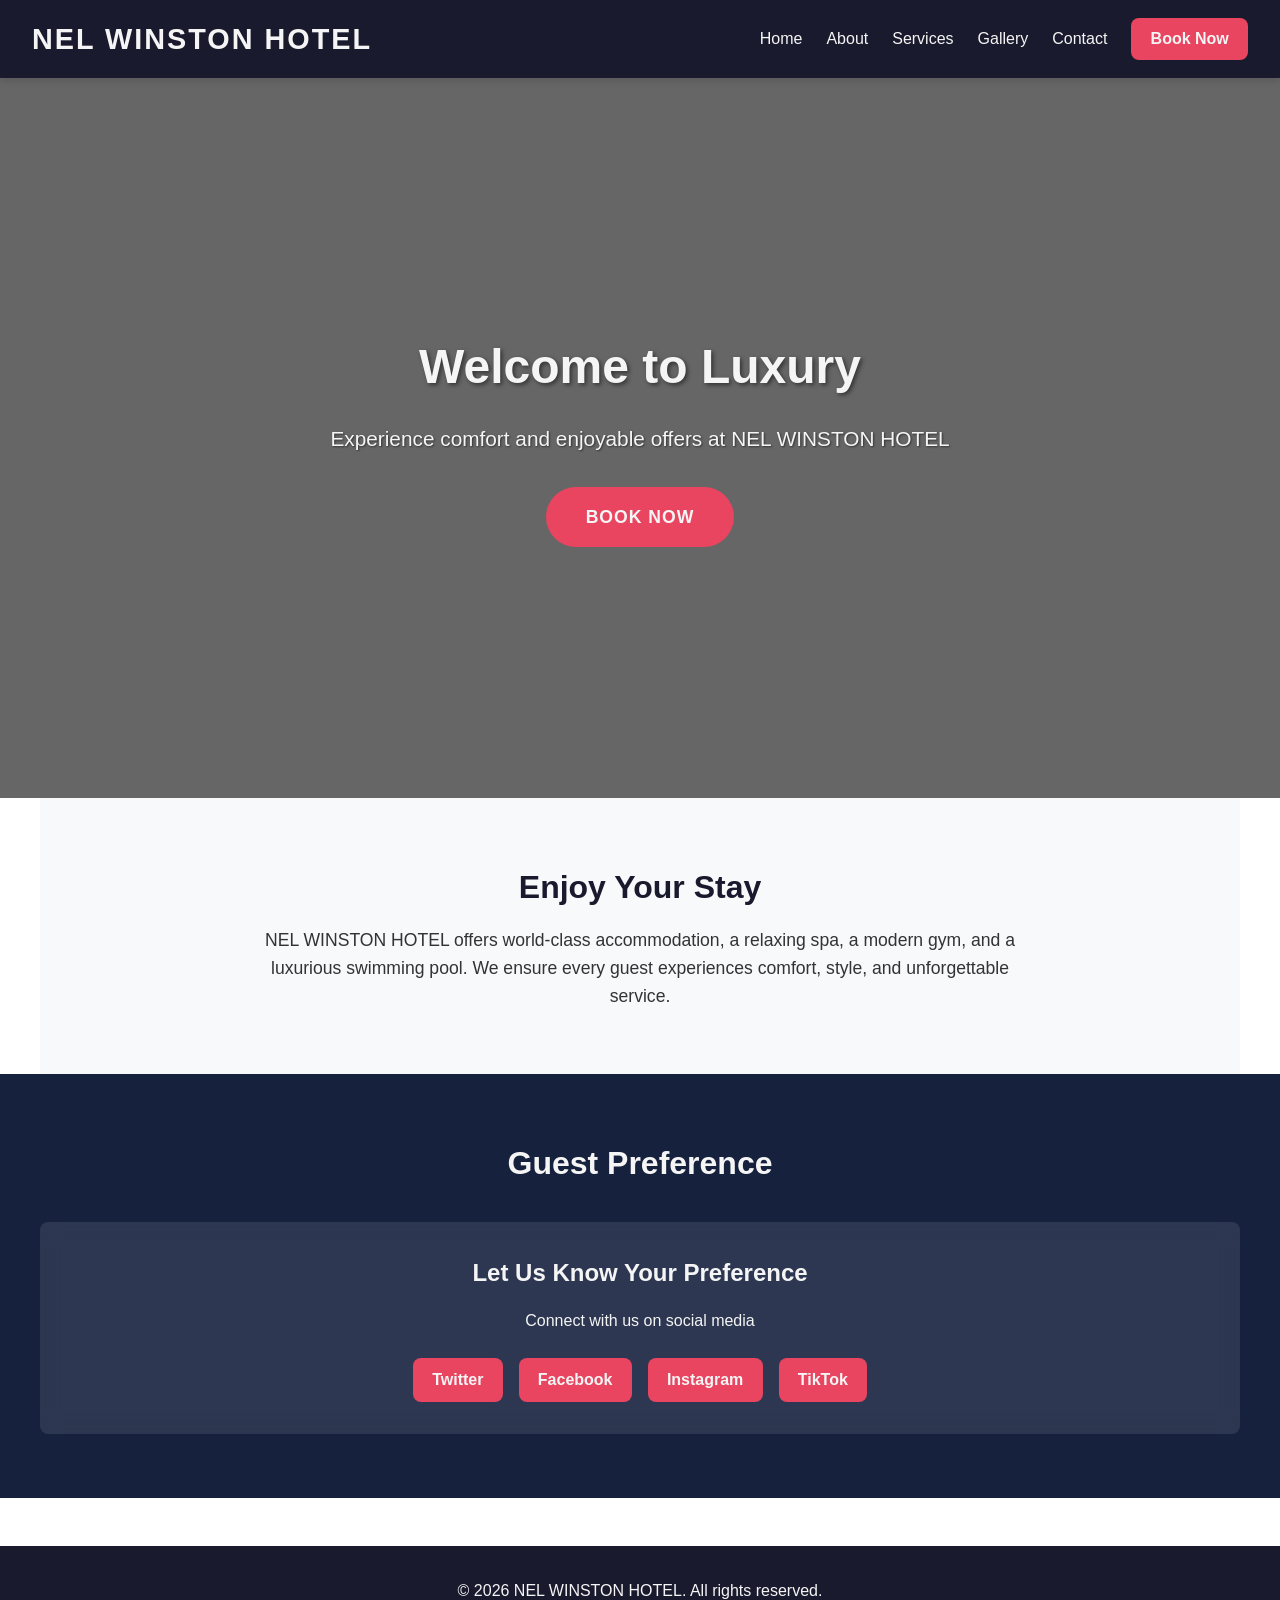
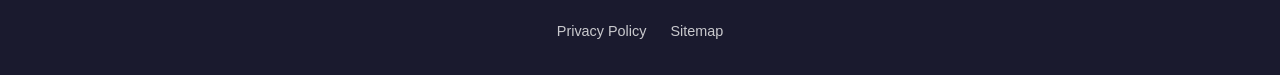
<file: index.html>
<!DOCTYPE html>
<html lang="en">
<head>
    <meta charset="UTF-8">
    <meta name="viewport" content="width=device-width, initial-scale=1.0">
    <meta name="description" content="NEL WINSTON HOTEL - Experience luxury accommodation, spa, gym, and swimming pool in New-town. Book your stay today for world-class comfort.">
    <meta name="keywords" content="NEL WINSTON HOTEL, luxury hotel, accommodation, spa, gym, swimming pool, New-town, boutique hotel, premium stay">
    <meta name="author" content="Pfuneko Chauke">
    <meta name="robots" content="index, follow">
    <meta property="og:title" content="NEL WINSTON HOTEL | Luxury Accommodation">
    <meta property="og:description" content="Experience comfort and luxury at NEL WINSTON HOTEL. World-class accommodation, spa, gym, and pool.">
    <meta property="og:type" content="website">
    <meta property="og:url" content="https://nelwinstonhotel.netlify.app/">
    <meta property="og:image" content="https://nelwinstonhotel.netlify.app/images/og-image.jpg">
    <meta name="twitter:card" content="summary_large_image">
    <title>NEL WINSTON HOTEL | Luxury Accommodation in New-town</title>
    <link rel="canonical" href="https://nelwinstonhotel.netlify.app/">
    <link rel="stylesheet" href="CSS/style.css">
    <link rel="icon" type="image/x-icon" href="images/favicon.ico">
</head>
<body>

    <!-- Header -->
    <header>
        <h1>NEL WINSTON HOTEL</h1>
        <nav>
            <a href="index.html">Home</a>
            <a href="about.html">About</a>
            <a href="services.html">Services</a>
            <a href="gallery.html">Gallery</a>
            <a href="contact.html">Contact</a>
            <a href="booknow.html" class="book-now-btn">Book Now</a>
        </nav>
    </header>

    <!-- Hero Section -->
    <section class="hero">
        <div class="hero-content">
            <h2>Welcome to Luxury</h2>
            <p>Experience comfort and enjoyable offers at NEL WINSTON HOTEL</p>
            <a href="booknow.html" class="hero-btn">Book Now</a>
        </div>
    </section>

    <!-- About Section -->
    <section class="about">
        <h2>Enjoy Your Stay</h2>
        <p>NEL WINSTON HOTEL offers world-class accommodation, a relaxing spa, a modern gym, and a luxurious swimming pool. We ensure every guest experiences comfort, style, and unforgettable service.</p>
    </section>

    <!-- Guest Preference Section -->
    <section class="guest-preference">
        <h2>Guest Preference</h2>
        <div class="preference-container">
            <div class="preference-card">
                <h3>Let Us Know Your Preference</h3>
                <p>Connect with us on social media</p>
                <div class="social-links">
                    <a href="https://twitter.com/nelwinston" target="_blank" rel="noopener noreferrer" aria-label="Twitter">Twitter</a>
                    <a href="https://facebook.com/nelwinston" target="_blank" rel="noopener noreferrer" aria-label="Facebook">Facebook</a>
                    <a href="https://instagram.com/nelwinston" target="_blank" rel="noopener noreferrer" aria-label="Instagram">Instagram</a>
                    <a href="https://tiktok.com/@nelwinston" target="_blank" rel="noopener noreferrer" aria-label="TikTok">TikTok</a>
                </div>
            </div>
        </div>
    </section>

    <!-- Footer -->
    <footer>
        <p>&copy; 2026 NEL WINSTON HOTEL. All rights reserved.</p>
        <div class="footer-links">
            <a href="privacy.html">Privacy Policy</a>
            <a href="sitemap.xml">Sitemap</a>
        </div>
    </footer>

    <script src="JS/main.js"></script>
</body>
</html>
</file>
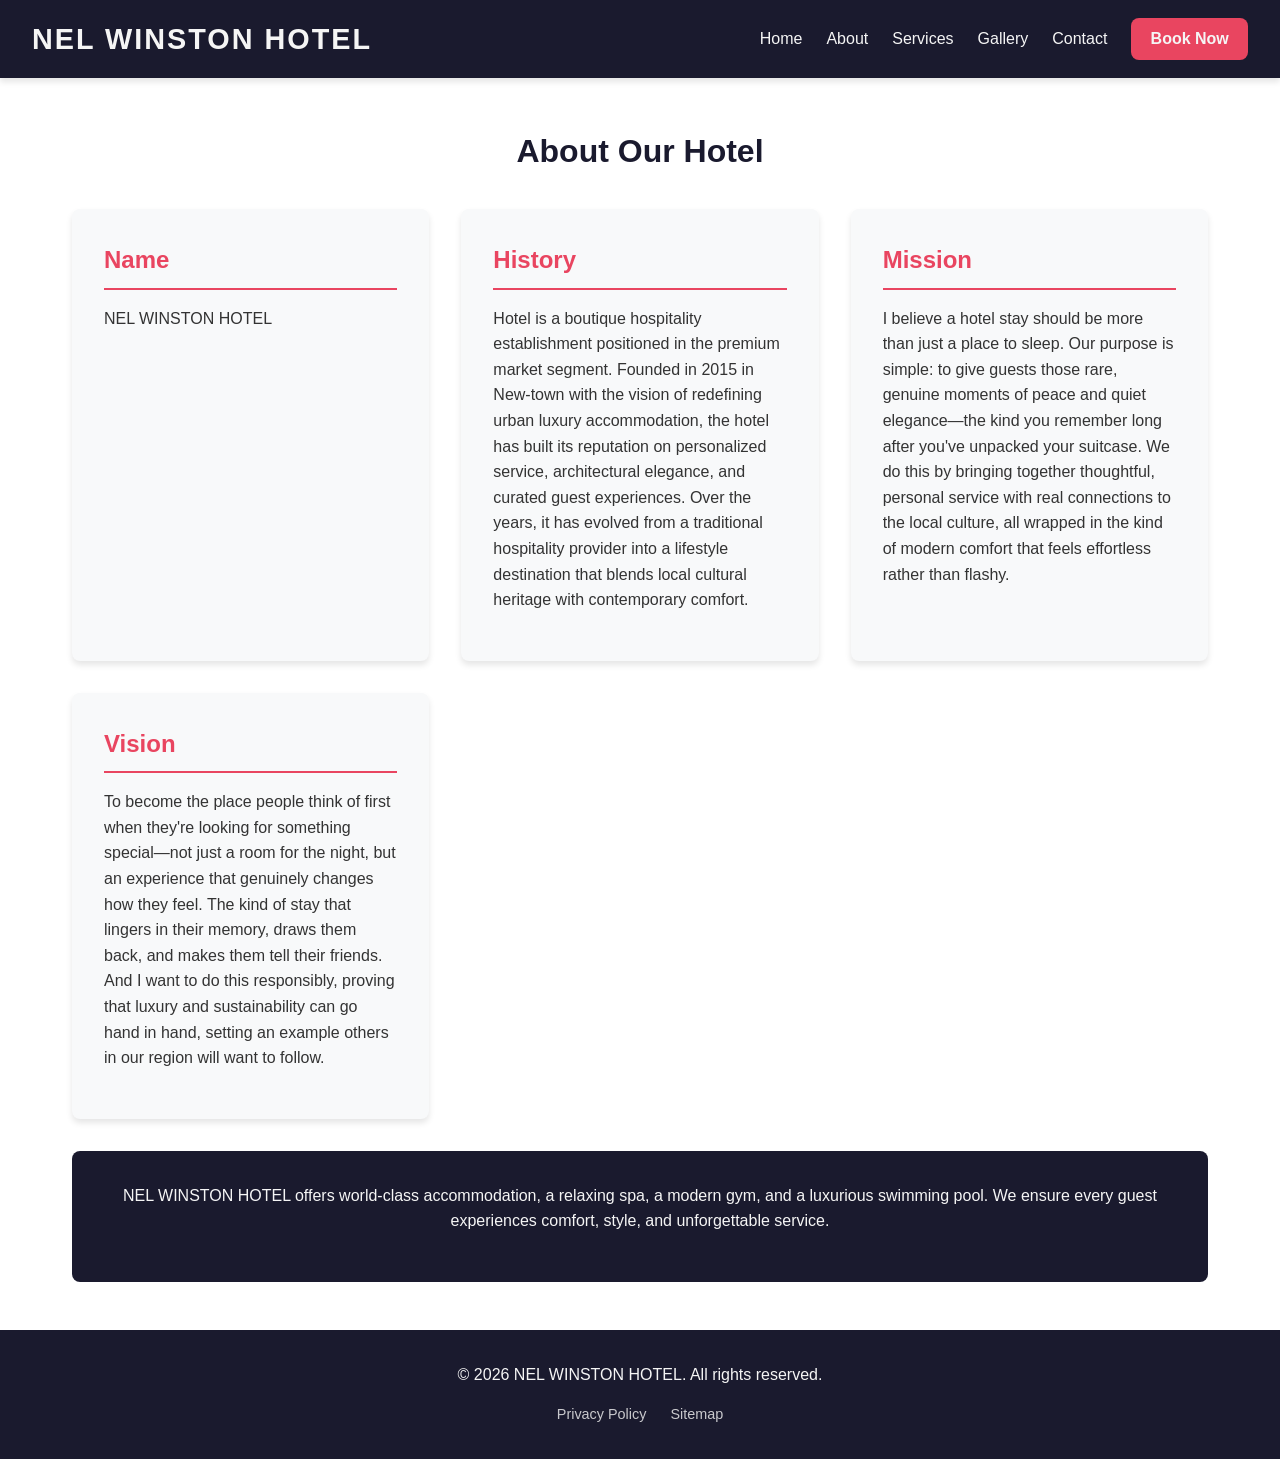
<file: about.html>
<!DOCTYPE html>
<html lang="en">
<head>
    <meta charset="UTF-8">
    <meta name="viewport" content="width=device-width, initial-scale=1.0">
    <meta name="description" content="About NEL WINSTON HOTEL - Our history, mission, and vision. Founded in 2015 in New-town, redefining urban luxury accommodation.">
    <meta name="keywords" content="NEL WINSTON HOTEL, about us, hotel history, mission, vision, New-town, boutique hotel">
    <meta name="author" content="Pfuneko Chauke">
    <meta name="robots" content="index, follow">
    <meta property="og:title" content="About Us | NEL WINSTON HOTEL">
    <meta property="og:description" content="Learn about NEL WINSTON HOTEL's history, mission, and vision for luxury hospitality.">
    <meta property="og:type" content="website">
    <meta property="og:url" content="https://nelwinstonhotel.netlify.app/about.html">
    <title>About Us | NEL WINSTON HOTEL</title>
    <link rel="canonical" href="https://nelwinstonhotel.netlify.app/about.html">
    <link rel="stylesheet" href="CSS/style.css">
    <link rel="icon" type="image/x-icon" href="images/favicon.ico">
</head>
<body>

    <!-- Header -->
    <header>
        <h1>NEL WINSTON HOTEL</h1>
        <nav>
            <a href="index.html">Home</a>
            <a href="about.html">About</a>
            <a href="services.html">Services</a>
            <a href="gallery.html">Gallery</a>
            <a href="contact.html">Contact</a>
            <a href="booknow.html" class="book-now-btn">Book Now</a>
        </nav>
    </header>

    <main>
        <!-- About Section -->
        <section class="about-page">
            <h2>About Our Hotel</h2>

            <div class="about-content">
                <div class="about-block">
                    <h3>Name</h3>
                    <p>NEL WINSTON HOTEL</p>
                </div>

                <div class="about-block">
                    <h3>History</h3>
                    <p>Hotel is a boutique hospitality establishment positioned in the premium market segment. Founded in 2015 in New-town with the vision of redefining urban luxury accommodation, the hotel has built its reputation on personalized service, architectural elegance, and curated guest experiences. Over the years, it has evolved from a traditional hospitality provider into a lifestyle destination that blends local cultural heritage with contemporary comfort.</p>
                </div>

                <div class="about-block">
                    <h3>Mission</h3>
                    <p>I believe a hotel stay should be more than just a place to sleep. Our purpose is simple: to give guests those rare, genuine moments of peace and quiet elegance—the kind you remember long after you've unpacked your suitcase. We do this by bringing together thoughtful, personal service with real connections to the local culture, all wrapped in the kind of modern comfort that feels effortless rather than flashy.</p>
                </div>

                <div class="about-block">
                    <h3>Vision</h3>
                    <p>To become the place people think of first when they're looking for something special—not just a room for the night, but an experience that genuinely changes how they feel. The kind of stay that lingers in their memory, draws them back, and makes them tell their friends. And I want to do this responsibly, proving that luxury and sustainability can go hand in hand, setting an example others in our region will want to follow.</p>
                </div>
            </div>

            <div class="about-summary">
                <p>NEL WINSTON HOTEL offers world-class accommodation, a relaxing spa, a modern gym, and a luxurious swimming pool. We ensure every guest experiences comfort, style, and unforgettable service.</p>
            </div>
        </section>
    </main>

    <!-- Footer -->
    <footer>
        <p>&copy; 2026 NEL WINSTON HOTEL. All rights reserved.</p>
        <div class="footer-links">
            <a href="privacy.html">Privacy Policy</a>
            <a href="sitemap.xml">Sitemap</a>
        </div>
    </footer>

    <script src="JS/main.js"></script>
</body>
</html>
</file>
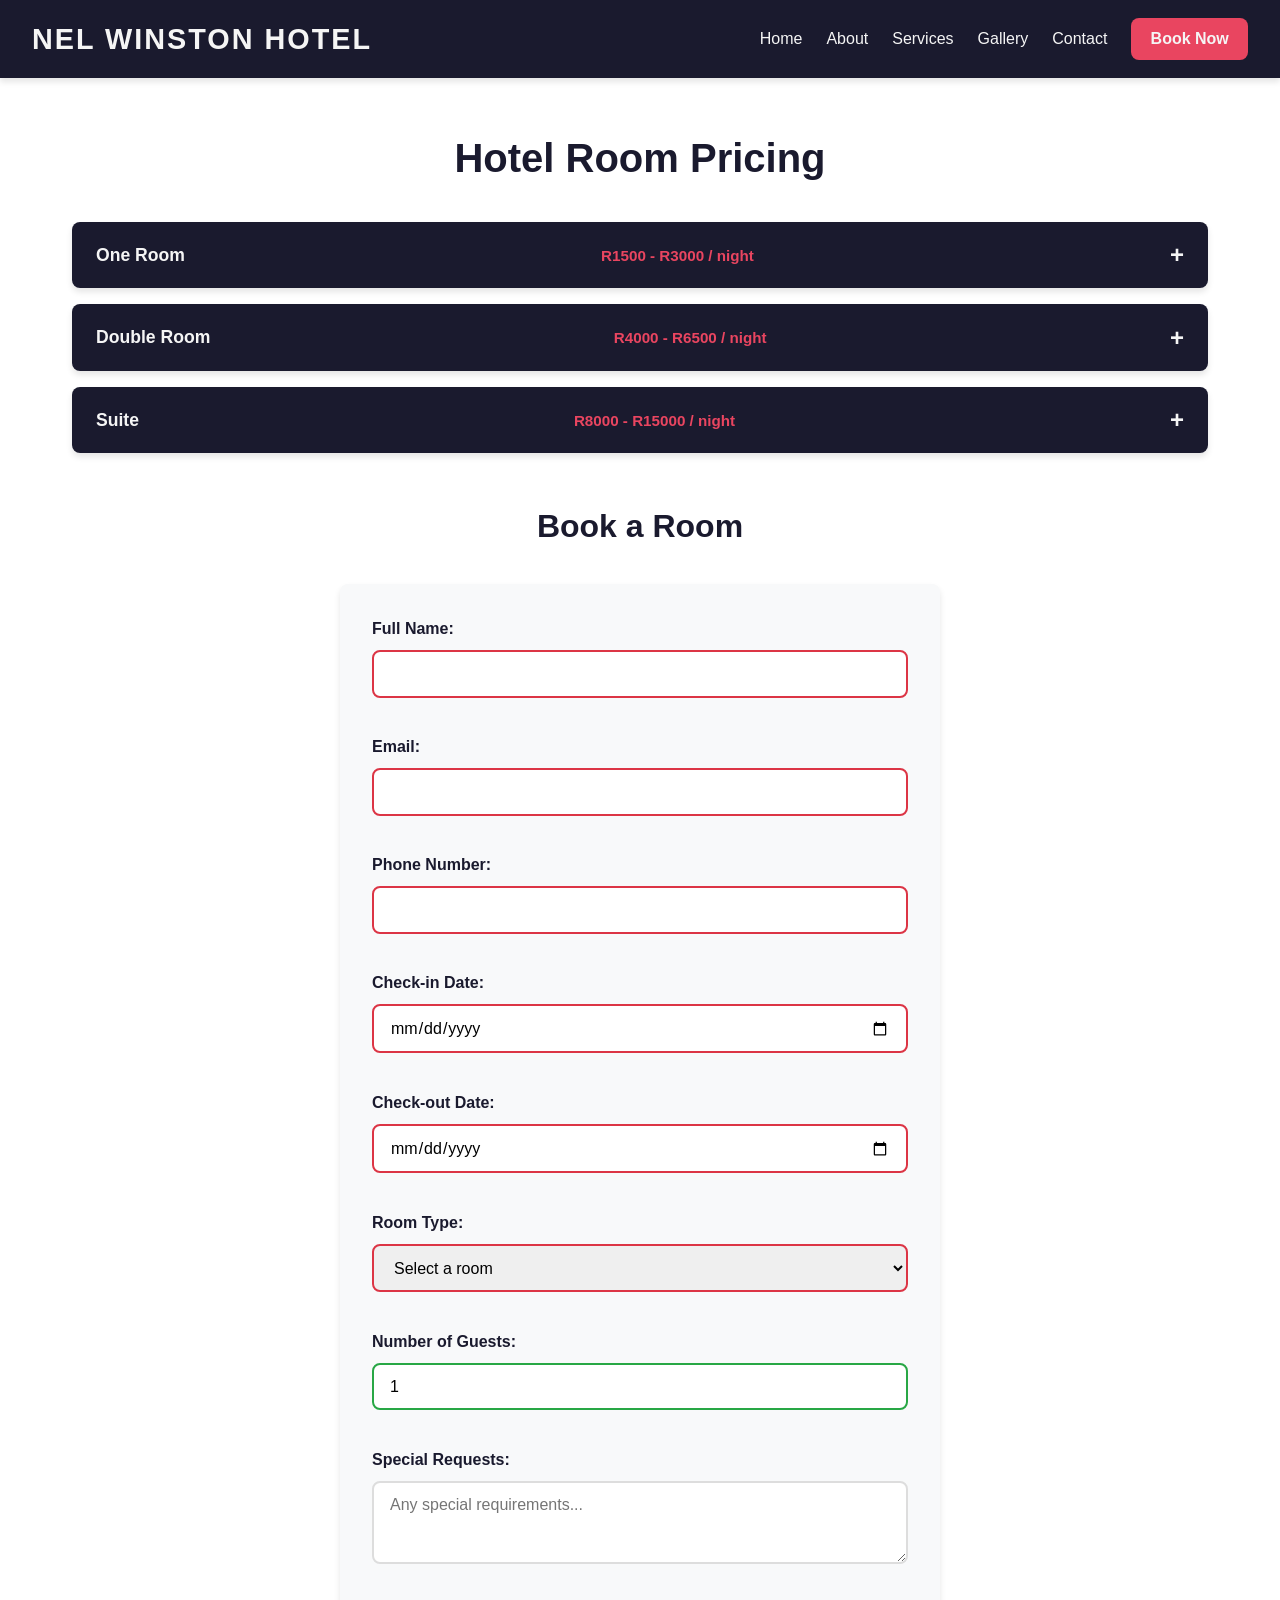
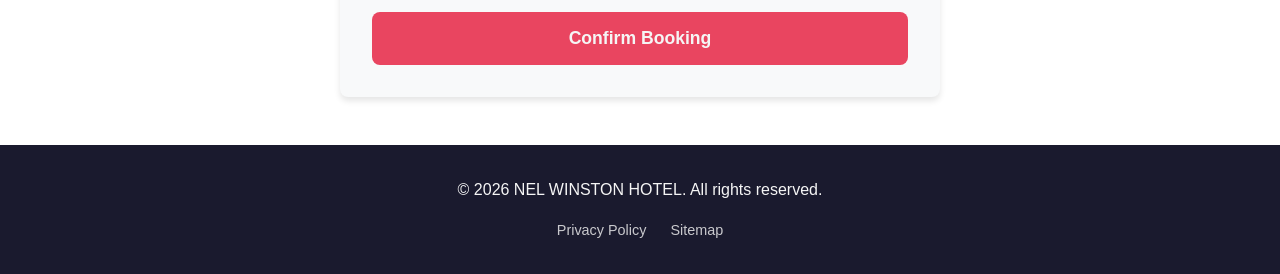
<file: booknow.html>
<!DOCTYPE html>
<html lang="en">
<head>
    <meta charset="UTF-8">
    <meta name="viewport" content="width=device-width, initial-scale=1.0">
    <meta name="description" content="Book your stay at NEL WINSTON HOTEL - Room pricing and reservations. Luxury rooms, suites, and double rooms available.">
    <meta name="keywords" content="NEL WINSTON HOTEL, book now, room reservation, luxury room, suite, double room, hotel booking">
    <meta name="author" content="Pfuneko Chauke">
    <meta name="robots" content="index, follow">
    <meta property="og:title" content="Book Now | NEL WINSTON HOTEL">
    <meta property="og:description" content="Book your luxury stay at NEL WINSTON HOTEL. View room pricing and make a reservation.">
    <meta property="og:type" content="website">
    <meta property="og:url" content="https://nelwinstonhotel.netlify.app/booknow.html">
    <title>Book Now | NEL WINSTON HOTEL</title>
    <link rel="canonical" href="https://nelwinstonhotel.netlify.app/booknow.html">
    <link rel="stylesheet" href="CSS/style.css">
    <link rel="icon" type="image/x-icon" href="images/favicon.ico">
</head>
<body>

    <!-- Header -->
    <header>
        <h1>NEL WINSTON HOTEL</h1>
        <nav>
            <a href="index.html">Home</a>
            <a href="about.html">About</a>
            <a href="services.html">Services</a>
            <a href="gallery.html">Gallery</a>
            <a href="contact.html">Contact</a>
            <a href="booknow.html" class="book-now-btn">Book Now</a>
        </nav>
    </header>

    <main>
        <section class="booking-page">
            <h1>Hotel Room Pricing</h1>

            <!-- Room Pricing Accordion -->
            <div class="pricing-accordion">
                <!-- One Room -->
                <div class="accordion-item">
                    <button class="accordion-header" onclick="toggleAccordion(this)">
                        <span>One Room</span>
                        <span class="accordion-price">R1500 - R3000 / night</span>
                        <span class="accordion-icon">+</span>
                    </button>
                    <div class="accordion-content">
                        <ul class="features">
                            <li>1 Queen Bed</li>
                            <li>Free Wi-Fi</li>
                            <li>Breakfast Included</li>
                            <li>Air Conditioning</li>
                        </ul>
                        <a href="#booking-form" class="btn" onclick="selectRoom('single')">Book Now</a>
                    </div>
                </div>

                <!-- Double Room -->
                <div class="accordion-item">
                    <button class="accordion-header" onclick="toggleAccordion(this)">
                        <span>Double Room</span>
                        <span class="accordion-price">R4000 - R6500 / night</span>
                        <span class="accordion-icon">+</span>
                    </button>
                    <div class="accordion-content">
                        <ul class="features">
                            <li>2 Queen Beds</li>
                            <li>Free Wi-Fi</li>
                            <li>Breakfast Included</li>
                            <li>City View</li>
                        </ul>
                        <a href="#booking-form" class="btn" onclick="selectRoom('double')">Book Now</a>
                    </div>
                </div>

                <!-- Suite -->
                <div class="accordion-item">
                    <button class="accordion-header" onclick="toggleAccordion(this)">
                        <span>Suite</span>
                        <span class="accordion-price">R8000 - R15000 / night</span>
                        <span class="accordion-icon">+</span>
                    </button>
                    <div class="accordion-content">
                        <ul class="features">
                            <li>King Bed + Living Area</li>
                            <li>Free Wi-Fi</li>
                            <li>Breakfast &amp; Dinner Included</li>
                            <li>Ocean View</li>
                        </ul>
                        <a href="#booking-form" class="btn" onclick="selectRoom('suite')">Book Now</a>
                    </div>
                </div>
            </div>

            <h2 id="booking-form">Book a Room</h2>

            <form id="booking-form-element" class="booking-form" action="#" method="POST" novalidate>
                <label for="full-name">Full Name:</label>
                <input type="text" id="full-name" name="full-name" required autocomplete="name" minlength="2">
                <span class="error-msg" id="full-name-error"></span>

                <label for="email">Email:</label>
                <input type="email" id="email" name="email" required autocomplete="email">
                <span class="error-msg" id="email-error"></span>

                <label for="phone">Phone Number:</label>
                <input type="tel" id="phone" name="phone" required pattern="[0-9+\s-]{10,}" autocomplete="tel">
                <span class="error-msg" id="phone-error"></span>

                <label for="check-in">Check-in Date:</label>
                <input type="date" id="check-in" name="check-in" required>
                <span class="error-msg" id="check-in-error"></span>

                <label for="check-out">Check-out Date:</label>
                <input type="date" id="check-out" name="check-out" required>
                <span class="error-msg" id="check-out-error"></span>

                <label for="room-type">Room Type:</label>
                <select id="room-type" name="room-type" required>
                    <option value="">Select a room</option>
                    <option value="single">Single Room</option>
                    <option value="double">Double Room</option>
                    <option value="suite">Suite</option>
                </select>
                <span class="error-msg" id="room-type-error"></span>

                <label for="guests">Number of Guests:</label>
                <input type="number" id="guests" name="guests" min="1" max="6" value="1" required>
                <span class="error-msg" id="guests-error"></span>

                <label for="special-requests">Special Requests:</label>
                <textarea id="special-requests" name="special-requests" rows="3" maxlength="300" placeholder="Any special requirements..."></textarea>
                <span class="error-msg" id="special-requests-error"></span>

                <button type="submit">Confirm Booking</button>
            </form>

            <div id="booking-success" class="success-message" style="display:none;">
                <h3>Booking Confirmed!</h3>
                <p>Thank you for your reservation. We will send a confirmation email shortly.</p>
                <p id="booking-details"></p>
            </div>
        </section>
    </main>

    <!-- Footer -->
    <footer>
        <p>&copy; 2026 NEL WINSTON HOTEL. All rights reserved.</p>
        <div class="footer-links">
            <a href="privacy.html">Privacy Policy</a>
            <a href="sitemap.xml">Sitemap</a>
        </div>
    </footer>

    <script src="JS/main.js"></script>
</body>
</html>
</file>
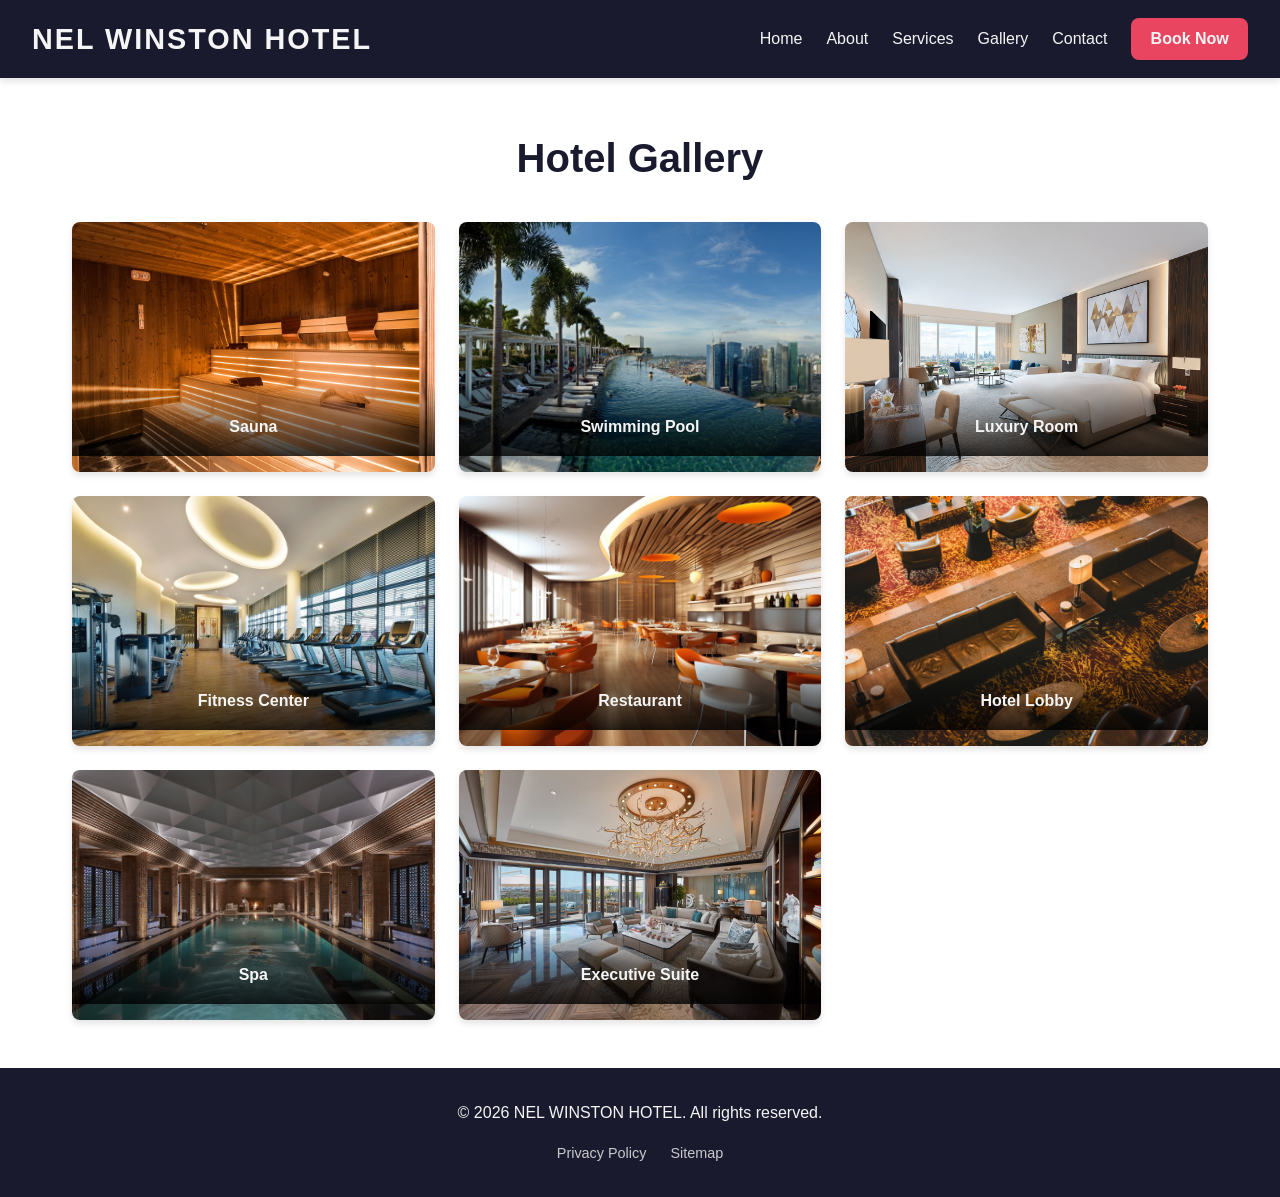
<file: gallery.html>
<!DOCTYPE html>
<html lang="en">
<head>
    <meta charset="UTF-8">
    <meta name="viewport" content="width=device-width, initial-scale=1.0">
    <meta name="description" content="NEL WINSTON HOTEL Gallery - View our luxury rooms, pool, gym, spa, restaurant, and executive suites.">
    <meta name="keywords" content="NEL WINSTON HOTEL, gallery, luxury rooms, pool, gym, spa, restaurant, suite, photos">
    <meta name="author" content="Pfuneko Chauke">
    <meta name="robots" content="index, follow">
    <meta property="og:title" content="Gallery | NEL WINSTON HOTEL">
    <meta property="og:description" content="View photos of luxury rooms, pool, gym, spa, and restaurant at NEL WINSTON HOTEL.">
    <meta property="og:type" content="website">
    <meta property="og:url" content="https://nelwinstonhotel.netlify.app/gallery.html">
    <title>Gallery | NEL WINSTON HOTEL</title>
    <link rel="canonical" href="https://nelwinstonhotel.netlify.app/gallery.html">
    <link rel="stylesheet" href="CSS/style.css">
    <link rel="icon" type="image/x-icon" href="images/favicon.ico">
</head>
<body>

    <!-- Header -->
    <header>
        <h1>NEL WINSTON HOTEL</h1>
        <nav>
            <a href="index.html">Home</a>
            <a href="about.html">About</a>
            <a href="services.html">Services</a>
            <a href="gallery.html">Gallery</a>
            <a href="contact.html">Contact</a>
            <a href="booknow.html" class="book-now-btn">Book Now</a>
        </nav>
    </header>

    <main>
        <section class="gallery-page">
            <h1>Hotel Gallery</h1>

            <div class="gallery-grid">
                <div class="gallery-item">
                    <img src="images/SAUNA introspectivedsgn-4062524.jpg" alt="NEL WINSTON HOTEL Sauna - Relaxing steam room experience" loading="lazy" onclick="openLightbox(this)">
                    <p class="gallery-caption">Sauna</p>
                </div>
                <div class="gallery-item">
                    <img src="images/PPPPPPfa6fdd7ba2729ae12120347e9d061a45.jpg" alt="NEL WINSTON HOTEL Swimming Pool - Beautiful pool with stunning views" loading="lazy" onclick="openLightbox(this)">
                    <p class="gallery-caption">Swimming Pool</p>
                </div>
                <div class="gallery-item">
                    <img src="images/Sofitel-Dubai-Wafi-Luxury-Room-Bedroom-Skyline-View-Image1_WEB.jpg" alt="NEL WINSTON HOTEL Luxury Room - Elegant bedroom with skyline view" loading="lazy" onclick="openLightbox(this)">
                    <p class="gallery-caption">Luxury Room</p>
                </div>
                <div class="gallery-item">
                    <img src="images/170526141641-worlds-best-hotel-gyms-marriott-abu-dhabi-al-forsan.jpg" alt="NEL WINSTON HOTEL Gym - State-of-the-art fitness equipment" loading="lazy" onclick="openLightbox(this)">
                    <p class="gallery-caption">Fitness Center</p>
                </div>
                <div class="gallery-item">
                    <img src="images/pngtree-contemporary-dining-experience-3d-render-of-hotel-restaurant-interior-image_3904096.jpg" alt="NEL WINSTON HOTEL Restaurant - Contemporary dining experience" loading="lazy" onclick="openLightbox(this)">
                    <p class="gallery-caption">Restaurant</p>
                </div>
                <div class="gallery-item">
                    <img src="images/pexels-introspectivedsgn-4062524.jpg" alt="NEL WINSTON HOTEL Lobby - Grand hotel entrance and reception" loading="lazy" onclick="openLightbox(this)">
                    <p class="gallery-caption">Hotel Lobby</p>
                </div>
                <div class="gallery-item">
                    <img src="images/R.jpg" alt="NEL WINSTON HOTEL Spa - Premium wellness treatments" loading="lazy" onclick="openLightbox(this)">
                    <p class="gallery-caption">Spa</p>
                </div>
                <div class="gallery-item">
                    <img src="images/dmo-Seven-suites-01-Beijing.avif" alt="NEL WINSTON HOTEL Executive Suite - Premium accommodation with city view" loading="lazy" onclick="openLightbox(this)">
                    <p class="gallery-caption">Executive Suite</p>
                </div>
            </div>
        </section>
    </main>

    <!-- Lightbox Modal -->
    <div id="lightbox" class="lightbox" onclick="closeLightbox()">
        <span class="lightbox-close">&times;</span>
        <img id="lightbox-img" class="lightbox-content" alt="Gallery enlarged view">
        <p id="lightbox-caption" class="lightbox-caption"></p>
    </div>

    <!-- Footer -->
    <footer>
        <p>&copy; 2026 NEL WINSTON HOTEL. All rights reserved.</p>
        <div class="footer-links">
            <a href="privacy.html">Privacy Policy</a>
            <a href="sitemap.xml">Sitemap</a>
        </div>
    </footer>

    <script src="JS/main.js"></script>
</body>
</html>
</file>
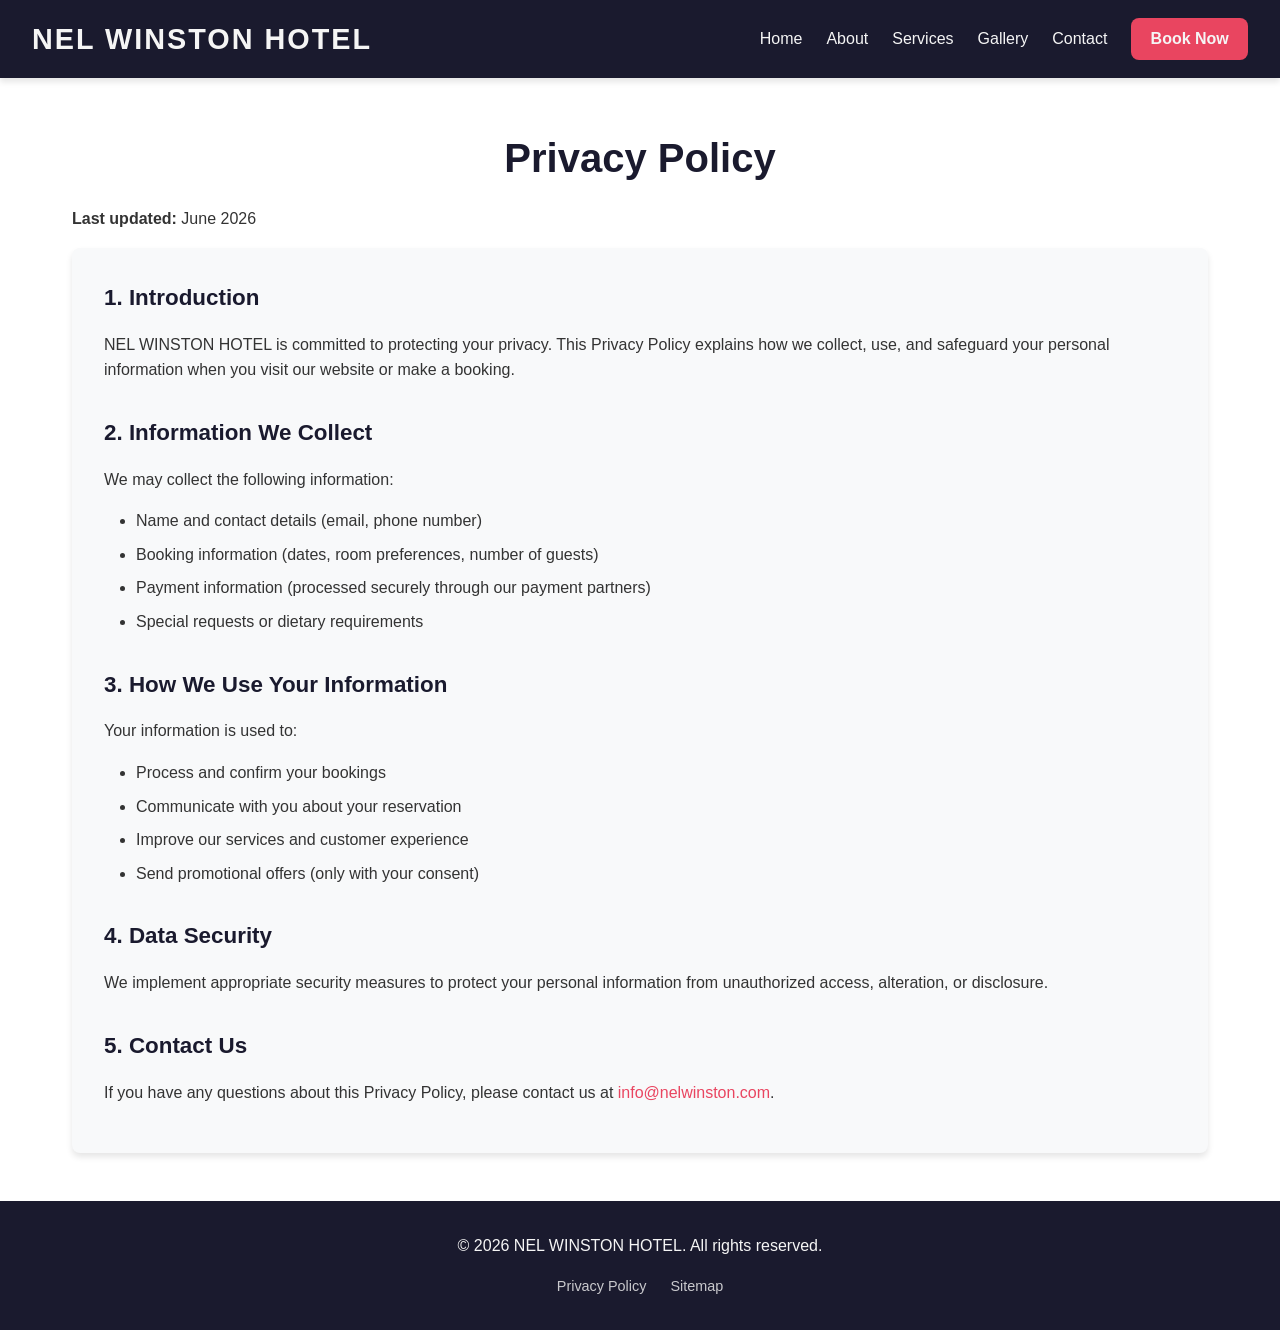
<file: privacy.html>
<!DOCTYPE html>
<html lang="en">
<head>
    <meta charset="UTF-8">
    <meta name="viewport" content="width=device-width, initial-scale=1.0">
    <meta name="description" content="Privacy Policy for NEL WINSTON HOTEL. Learn how we protect your personal information.">
    <meta name="keywords" content="NEL WINSTON HOTEL, privacy policy, data protection, personal information">
    <meta name="author" content="Pfuneko Chauke">
    <meta name="robots" content="index, follow">
    <title>Privacy Policy | NEL WINSTON HOTEL</title>
    <link rel="canonical" href="https://nelwinstonhotel.netlify.app/privacy.html">
    <link rel="stylesheet" href="CSS/style.css">
    <link rel="icon" type="image/x-icon" href="images/favicon.ico">
</head>
<body>

    <!-- Header -->
    <header>
        <h1>NEL WINSTON HOTEL</h1>
        <nav>
            <a href="index.html">Home</a>
            <a href="about.html">About</a>
            <a href="services.html">Services</a>
            <a href="gallery.html">Gallery</a>
            <a href="contact.html">Contact</a>
            <a href="booknow.html" class="book-now-btn">Book Now</a>
        </nav>
    </header>

    <main>
        <section class="privacy-page">
            <h1>Privacy Policy</h1>
            <p><strong>Last updated:</strong> June 2026</p>

            <div class="privacy-content">
                <h2>1. Introduction</h2>
                <p>NEL WINSTON HOTEL is committed to protecting your privacy. This Privacy Policy explains how we collect, use, and safeguard your personal information when you visit our website or make a booking.</p>

                <h2>2. Information We Collect</h2>
                <p>We may collect the following information:</p>
                <ul>
                    <li>Name and contact details (email, phone number)</li>
                    <li>Booking information (dates, room preferences, number of guests)</li>
                    <li>Payment information (processed securely through our payment partners)</li>
                    <li>Special requests or dietary requirements</li>
                </ul>

                <h2>3. How We Use Your Information</h2>
                <p>Your information is used to:</p>
                <ul>
                    <li>Process and confirm your bookings</li>
                    <li>Communicate with you about your reservation</li>
                    <li>Improve our services and customer experience</li>
                    <li>Send promotional offers (only with your consent)</li>
                </ul>

                <h2>4. Data Security</h2>
                <p>We implement appropriate security measures to protect your personal information from unauthorized access, alteration, or disclosure.</p>

                <h2>5. Contact Us</h2>
                <p>If you have any questions about this Privacy Policy, please contact us at <a href="mailto:info@nelwinston.com">info@nelwinston.com</a>.</p>
            </div>
        </section>
    </main>

    <!-- Footer -->
    <footer>
        <p>&copy; 2026 NEL WINSTON HOTEL. All rights reserved.</p>
        <div class="footer-links">
            <a href="privacy.html">Privacy Policy</a>
            <a href="sitemap.xml">Sitemap</a>
        </div>
    </footer>

    <script src="JS/main.js"></script>
</body>
</html>
</file>
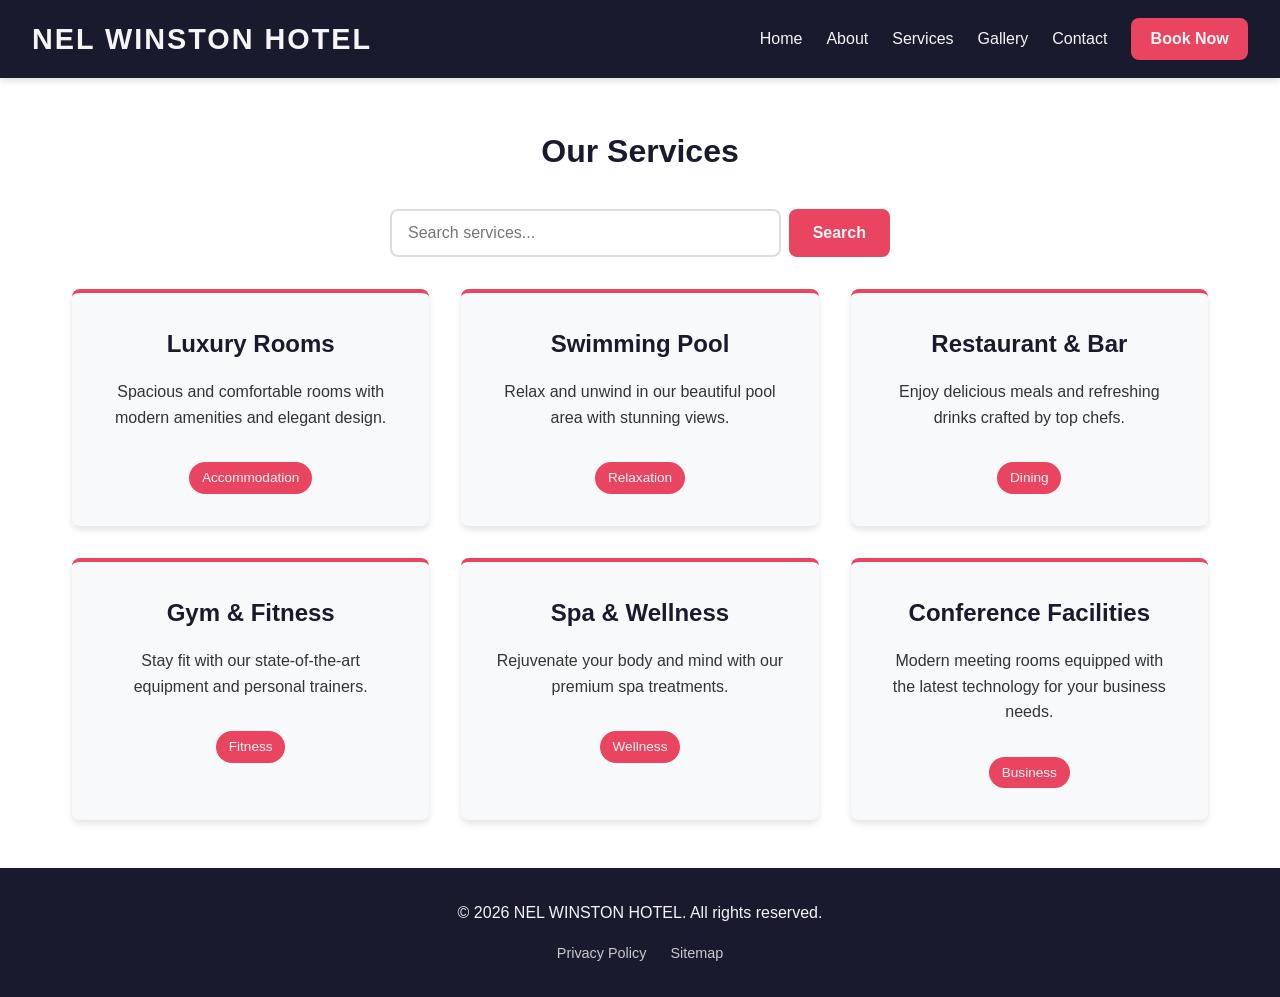
<file: services.html>
<!DOCTYPE html>
<html lang="en">
<head>
    <meta charset="UTF-8">
    <meta name="viewport" content="width=device-width, initial-scale=1.0">
    <meta name="description" content="NEL WINSTON HOTEL Services - Luxury rooms, spa, gym, pool, restaurant. World-class amenities for an unforgettable stay.">
    <meta name="keywords" content="NEL WINSTON HOTEL, services, luxury rooms, spa, gym, swimming pool, restaurant, bar, fitness">
    <meta name="author" content="Pfuneko Chauke">
    <meta name="robots" content="index, follow">
    <meta property="og:title" content="Our Services | NEL WINSTON HOTEL">
    <meta property="og:description" content="Explore luxury rooms, spa, gym, pool, and restaurant at NEL WINSTON HOTEL.">
    <meta property="og:type" content="website">
    <meta property="og:url" content="https://nelwinstonhotel.netlify.app/services.html">
    <title>Our Services | NEL WINSTON HOTEL</title>
    <link rel="canonical" href="https://nelwinstonhotel.netlify.app/services.html">
    <link rel="stylesheet" href="CSS/style.css">
    <link rel="icon" type="image/x-icon" href="images/favicon.ico">
</head>
<body>

    <!-- Header -->
    <header>
        <h1>NEL WINSTON HOTEL</h1>
        <nav>
            <a href="index.html">Home</a>
            <a href="about.html">About</a>
            <a href="services.html">Services</a>
            <a href="gallery.html">Gallery</a>
            <a href="contact.html">Contact</a>
            <a href="booknow.html" class="book-now-btn">Book Now</a>
        </nav>
    </header>

    <main>
        <!-- Services Section -->
        <section class="services-page">
            <h2>Our Services</h2>

            <!-- Search Filter -->
            <div class="search-container">
                <input type="text" id="service-search" placeholder="Search services..." aria-label="Search services">
                <button id="search-btn" onclick="filterServices()">Search</button>
            </div>

            <div class="services-container" id="services-list">
                <div class="service-card" data-name="luxury rooms accommodation">
                    <h3>Luxury Rooms</h3>
                    <p>Spacious and comfortable rooms with modern amenities and elegant design.</p>
                    <span class="service-tag">Accommodation</span>
                </div>
                <div class="service-card" data-name="swimming pool relax">
                    <h3>Swimming Pool</h3>
                    <p>Relax and unwind in our beautiful pool area with stunning views.</p>
                    <span class="service-tag">Relaxation</span>
                </div>
                <div class="service-card" data-name="restaurant bar dining">
                    <h3>Restaurant & Bar</h3>
                    <p>Enjoy delicious meals and refreshing drinks crafted by top chefs.</p>
                    <span class="service-tag">Dining</span>
                </div>
                <div class="service-card" data-name="gym fitness workout">
                    <h3>Gym & Fitness</h3>
                    <p>Stay fit with our state-of-the-art equipment and personal trainers.</p>
                    <span class="service-tag">Fitness</span>
                </div>
                <div class="service-card" data-name="spa wellness massage">
                    <h3>Spa & Wellness</h3>
                    <p>Rejuvenate your body and mind with our premium spa treatments.</p>
                    <span class="service-tag">Wellness</span>
                </div>
                <div class="service-card" data-name="conference meeting business">
                    <h3>Conference Facilities</h3>
                    <p>Modern meeting rooms equipped with the latest technology for your business needs.</p>
                    <span class="service-tag">Business</span>
                </div>
            </div>

            <p id="no-results" class="no-results" style="display:none;">No services found matching your search.</p>
        </section>
    </main>

    <!-- Footer -->
    <footer>
        <p>&copy; 2026 NEL WINSTON HOTEL. All rights reserved.</p>
        <div class="footer-links">
            <a href="privacy.html">Privacy Policy</a>
            <a href="sitemap.xml">Sitemap</a>
        </div>
    </footer>

    <script src="JS/main.js"></script>
</body>
</html>
</file>
<file: CSS/style.css>
/* ============================================
   NEL WINSTON HOTEL - Part 3 CSS
   Author: Pfuneko Chauke
   Student ID: ST10520226
   Date: 2026-06-19
   ============================================ */

/* ---------- CSS Reset ---------- */
*, *::before, *::after {
    margin: 0;
    padding: 0;
    box-sizing: border-box;
}

/* ---------- Variables ---------- */
:root {
    --primary-color: #1a1a2e;
    --secondary-color: #16213e;
    --accent-color: #e94560;
    --accent-hover: #c73e54;
    --text-light: #f5f5f5;
    --text-dark: #333333;
    --bg-light: #f8f9fa;
    --bg-overlay: rgba(0, 0, 0, 0.6);
    --shadow: 0 4px 6px rgba(0, 0, 0, 0.1);
    --shadow-hover: 0 8px 15px rgba(0, 0, 0, 0.2);
    --transition: all 0.3s ease;
    --border-radius: 8px;
    --max-width: 1200px;
}

/* ---------- Base Styles ---------- */
html {
    font-size: 16px;
    scroll-behavior: smooth;
}

body {
    font-family: 'Segoe UI', Tahoma, Geneva, Verdana, sans-serif;
    line-height: 1.6;
    color: var(--text-dark);
    background-image: url("https://wallpaperaccess.com/full/2690984.jpg");
    background-size: cover;
    background-repeat: no-repeat;
    background-position: center;
    background-attachment: fixed;
    min-height: 100vh;
}

/* ---------- Typography ---------- */
h1 {
    font-size: 2.5rem;
    font-weight: 700;
    margin-bottom: 1rem;
}

h2 {
    font-size: 2rem;
    font-weight: 600;
    margin-bottom: 0.8rem;
}

h3 {
    font-size: 1.5rem;
    font-weight: 600;
    margin-bottom: 0.6rem;
}

p {
    font-size: 1rem;
    margin-bottom: 1rem;
}

a {
    color: var(--accent-color);
    text-decoration: none;
    transition: var(--transition);
}

a:hover, a:focus {
    color: var(--accent-hover);
    text-decoration: underline;
}

/* ---------- Header & Navigation ---------- */
header {
    background-color: var(--primary-color);
    color: var(--text-light);
    padding: 1rem 2rem;
    display: flex;
    justify-content: space-between;
    align-items: center;
    flex-wrap: wrap;
    position: sticky;
    top: 0;
    z-index: 1000;
    box-shadow: var(--shadow);
}

header h1 {
    font-size: 1.8rem;
    margin: 0;
    letter-spacing: 2px;
}

nav {
    display: flex;
    gap: 1.5rem;
    align-items: center;
    flex-wrap: wrap;
}

nav a {
    color: var(--text-light);
    font-weight: 500;
    padding: 0.5rem 0;
    position: relative;
}

nav a::after {
    content: '';
    position: absolute;
    bottom: 0;
    left: 0;
    width: 0;
    height: 2px;
    background-color: var(--accent-color);
    transition: var(--transition);
}

nav a:hover::after,
nav a:focus::after {
    width: 100%;
}

nav a:hover,
nav a:focus {
    color: var(--accent-color);
    text-decoration: none;
}

.book-now-btn {
    background-color: var(--accent-color);
    color: var(--text-light) !important;
    padding: 0.5rem 1.2rem !important;
    border-radius: var(--border-radius);
    font-weight: 600;
    transition: var(--transition);
}

.book-now-btn:hover,
.book-now-btn:focus {
    background-color: var(--accent-hover);
    transform: translateY(-2px);
    box-shadow: var(--shadow-hover);
}

.book-now-btn::after {
    display: none !important;
}

/* ---------- Hero Section ---------- */
.hero {
    min-height: 80vh;
    display: flex;
    align-items: center;
    justify-content: center;
    text-align: center;
    background-color: var(--bg-overlay);
    padding: 2rem;
}

.hero-content {
    max-width: 700px;
    color: var(--text-light);
    animation: fadeInUp 1s ease-out;
}

@keyframes fadeInUp {
    from {
        opacity: 0;
        transform: translateY(30px);
    }
    to {
        opacity: 1;
        transform: translateY(0);
    }
}

.hero-content h2 {
    font-size: 3rem;
    margin-bottom: 1rem;
    text-shadow: 2px 2px 4px rgba(0,0,0,0.5);
}

.hero-content p {
    font-size: 1.3rem;
    margin-bottom: 2rem;
    text-shadow: 1px 1px 2px rgba(0,0,0,0.5);
}

.hero-btn {
    display: inline-block;
    background-color: var(--accent-color);
    color: var(--text-light);
    padding: 1rem 2.5rem;
    border-radius: 50px;
    font-size: 1.1rem;
    font-weight: 600;
    text-transform: uppercase;
    letter-spacing: 1px;
    transition: var(--transition);
    border: none;
    cursor: pointer;
}

.hero-btn:hover,
.hero-btn:focus {
    background-color: var(--accent-hover);
    transform: translateY(-3px) scale(1.05);
    box-shadow: var(--shadow-hover);
    text-decoration: none;
    color: var(--text-light);
}

/* ---------- About Section ---------- */
.about {
    background-color: var(--bg-light);
    padding: 4rem 2rem;
    text-align: center;
    max-width: var(--max-width);
    margin: 0 auto;
}

.about h2 {
    color: var(--primary-color);
}

.about p {
    max-width: 800px;
    margin: 0 auto;
    font-size: 1.1rem;
}

/* ---------- Guest Preference ---------- */
.guest-preference {
    background-color: var(--secondary-color);
    color: var(--text-light);
    padding: 4rem 2rem;
    text-align: center;
}

.guest-preference h2 {
    margin-bottom: 2rem;
}

.preference-container {
    max-width: var(--max-width);
    margin: 0 auto;
}

.preference-card {
    background-color: rgba(255, 255, 255, 0.1);
    padding: 2rem;
    border-radius: var(--border-radius);
    backdrop-filter: blur(10px);
}

.preference-card h3 {
    margin-bottom: 1rem;
}

.social-links {
    display: flex;
    justify-content: center;
    gap: 1rem;
    margin-top: 1.5rem;
}

.social-links a {
    display: inline-block;
    background-color: var(--accent-color);
    color: var(--text-light);
    padding: 0.6rem 1.2rem;
    border-radius: var(--border-radius);
    font-weight: 600;
    transition: var(--transition);
}

.social-links a:hover,
.social-links a:focus {
    background-color: var(--accent-hover);
    transform: translateY(-2px);
    text-decoration: none;
}

/* ---------- About Page ---------- */
.about-page {
    max-width: var(--max-width);
    margin: 3rem auto;
    padding: 0 2rem;
}

.about-page h2 {
    text-align: center;
    color: var(--primary-color);
    margin-bottom: 2rem;
}

.about-content {
    display: grid;
    grid-template-columns: repeat(auto-fit, minmax(280px, 1fr));
    gap: 2rem;
    margin-bottom: 2rem;
}

.about-block {
    background-color: var(--bg-light);
    padding: 2rem;
    border-radius: var(--border-radius);
    box-shadow: var(--shadow);
    transition: var(--transition);
}

.about-block:hover {
    transform: translateY(-5px);
    box-shadow: var(--shadow-hover);
}

.about-block h3 {
    color: var(--accent-color);
    border-bottom: 2px solid var(--accent-color);
    padding-bottom: 0.5rem;
    margin-bottom: 1rem;
}

.about-summary {
    background-color: var(--primary-color);
    color: var(--text-light);
    padding: 2rem;
    border-radius: var(--border-radius);
    text-align: center;
}

/* ---------- Services Page ---------- */
.services-page {
    max-width: var(--max-width);
    margin: 3rem auto;
    padding: 0 2rem;
}

.services-page h2 {
    text-align: center;
    color: var(--primary-color);
    margin-bottom: 2rem;
}

/* Search Container */
.search-container {
    display: flex;
    gap: 0.5rem;
    max-width: 500px;
    margin: 0 auto 2rem auto;
}

.search-container input {
    flex: 1;
    padding: 0.8rem 1rem;
    border: 2px solid #ddd;
    border-radius: var(--border-radius);
    font-size: 1rem;
    transition: var(--transition);
}

.search-container input:focus {
    outline: none;
    border-color: var(--accent-color);
    box-shadow: 0 0 0 3px rgba(233, 69, 96, 0.2);
}

.search-container button {
    padding: 0.8rem 1.5rem;
    background-color: var(--accent-color);
    color: var(--text-light);
    border: none;
    border-radius: var(--border-radius);
    font-size: 1rem;
    font-weight: 600;
    cursor: pointer;
    transition: var(--transition);
}

.search-container button:hover {
    background-color: var(--accent-hover);
}

.services-container {
    display: grid;
    grid-template-columns: repeat(auto-fit, minmax(280px, 1fr));
    gap: 2rem;
}

.service-card {
    background-color: var(--bg-light);
    padding: 2rem;
    border-radius: var(--border-radius);
    box-shadow: var(--shadow);
    text-align: center;
    transition: var(--transition);
    border-top: 4px solid var(--accent-color);
}

.service-card:hover {
    transform: translateY(-5px);
    box-shadow: var(--shadow-hover);
}

.service-card h3 {
    color: var(--primary-color);
    margin-bottom: 1rem;
}

.service-tag {
    display: inline-block;
    background-color: var(--accent-color);
    color: var(--text-light);
    padding: 0.3rem 0.8rem;
    border-radius: 20px;
    font-size: 0.85rem;
    margin-top: 1rem;
}

.no-results {
    text-align: center;
    color: var(--accent-color);
    font-size: 1.2rem;
    padding: 2rem;
}

/* ---------- Gallery Page ---------- */
.gallery-page {
    max-width: var(--max-width);
    margin: 3rem auto;
    padding: 0 2rem;
}

.gallery-page h1 {
    text-align: center;
    color: var(--primary-color);
    margin-bottom: 2rem;
}

.gallery-grid {
    display: grid;
    grid-template-columns: repeat(auto-fit, minmax(280px, 1fr));
    gap: 1.5rem;
}

.gallery-item {
    position: relative;
    overflow: hidden;
    border-radius: var(--border-radius);
    box-shadow: var(--shadow);
    cursor: pointer;
    transition: var(--transition);
}

.gallery-item:hover {
    transform: scale(1.02);
    box-shadow: var(--shadow-hover);
}

.gallery-item img {
    width: 100%;
    height: 250px;
    object-fit: cover;
    display: block;
    transition: var(--transition);
}

.gallery-item:hover img {
    transform: scale(1.1);
}

.gallery-caption {
    position: absolute;
    bottom: 0;
    left: 0;
    right: 0;
    background: linear-gradient(transparent, rgba(0,0,0,0.8));
    color: var(--text-light);
    padding: 2rem 1rem 1rem;
    font-weight: 600;
    text-align: center;
}

/* Lightbox */
.lightbox {
    display: none;
    position: fixed;
    z-index: 2000;
    padding-top: 60px;
    left: 0;
    top: 0;
    width: 100%;
    height: 100%;
    overflow: auto;
    background-color: rgba(0, 0, 0, 0.95);
    animation: fadeIn 0.3s ease;
}

@keyframes fadeIn {
    from { opacity: 0; }
    to { opacity: 1; }
}

.lightbox-content {
    margin: auto;
    display: block;
    max-width: 90%;
    max-height: 80vh;
    border-radius: var(--border-radius);
    animation: zoomIn 0.3s ease;
}

@keyframes zoomIn {
    from { transform: scale(0.8); opacity: 0; }
    to { transform: scale(1); opacity: 1; }
}

.lightbox-close {
    position: absolute;
    top: 20px;
    right: 40px;
    color: var(--text-light);
    font-size: 40px;
    font-weight: bold;
    cursor: pointer;
    transition: var(--transition);
}

.lightbox-close:hover {
    color: var(--accent-color);
}

.lightbox-caption {
    text-align: center;
    color: var(--text-light);
    padding: 1rem;
    font-size: 1.2rem;
}

/* ---------- Contact Page ---------- */
.contact-page {
    max-width: var(--max-width);
    margin: 3rem auto;
    padding: 0 2rem;
}

.contact-content h1 {
    text-align: center;
    color: var(--primary-color);
    margin-bottom: 2rem;
}

.contact-info {
    background-color: var(--bg-light);
    padding: 2rem;
    border-radius: var(--border-radius);
    margin-bottom: 2rem;
    box-shadow: var(--shadow);
}

.contact-info p {
    margin-bottom: 0.8rem;
    font-size: 1.1rem;
}

.contact-info a {
    color: var(--accent-color);
}

.map-container {
    margin-bottom: 2rem;
}

.map-container h3 {
    color: var(--primary-color);
    margin-bottom: 1rem;
}

/* Contact Form */
.contact-form-section {
    background-color: var(--bg-light);
    padding: 2rem;
    border-radius: var(--border-radius);
    box-shadow: var(--shadow);
}

.contact-form-section h3 {
    color: var(--primary-color);
    margin-bottom: 1.5rem;
}

/* ---------- Booking Page ---------- */
.booking-page {
    max-width: var(--max-width);
    margin: 3rem auto;
    padding: 0 2rem;
}

.booking-page h1,
.booking-page h2 {
    text-align: center;
    color: var(--primary-color);
    margin-bottom: 2rem;
}

/* Pricing Accordion */
.pricing-accordion {
    margin-bottom: 3rem;
}

.accordion-item {
    background-color: var(--bg-light);
    border-radius: var(--border-radius);
    margin-bottom: 1rem;
    box-shadow: var(--shadow);
    overflow: hidden;
}

.accordion-header {
    width: 100%;
    padding: 1.2rem 1.5rem;
    background-color: var(--primary-color);
    color: var(--text-light);
    border: none;
    display: flex;
    justify-content: space-between;
    align-items: center;
    cursor: pointer;
    font-size: 1.1rem;
    font-weight: 600;
    transition: var(--transition);
}

.accordion-header:hover {
    background-color: var(--secondary-color);
}

.accordion-price {
    font-size: 0.95rem;
    color: var(--accent-color);
    font-weight: 700;
}

.accordion-icon {
    font-size: 1.5rem;
    transition: var(--transition);
}

.accordion-item.active .accordion-icon {
    transform: rotate(45deg);
}

.accordion-content {
    max-height: 0;
    overflow: hidden;
    transition: max-height 0.3s ease, padding 0.3s ease;
    padding: 0 1.5rem;
}

.accordion-item.active .accordion-content {
    max-height: 500px;
    padding: 1.5rem;
}

.accordion-content .features {
    list-style: none;
    margin-bottom: 1.5rem;
}

.accordion-content .features li {
    padding: 0.5rem 0;
    border-bottom: 1px solid #eee;
    position: relative;
    padding-left: 1.5rem;
}

.accordion-content .features li::before {
    content: '✓';
    position: absolute;
    left: 0;
    color: var(--accent-color);
    font-weight: bold;
}

.accordion-content .btn {
    display: inline-block;
    background-color: var(--accent-color);
    color: var(--text-light);
    padding: 0.8rem 2rem;
    border-radius: var(--border-radius);
    font-weight: 600;
    transition: var(--transition);
}

.accordion-content .btn:hover {
    background-color: var(--accent-hover);
    text-decoration: none;
}

/* Booking Form */
.booking-form {
    max-width: 600px;
    margin: 0 auto;
    background-color: var(--bg-light);
    padding: 2rem;
    border-radius: var(--border-radius);
    box-shadow: var(--shadow);
}

.booking-form label {
    display: block;
    margin-bottom: 0.5rem;
    font-weight: 600;
    color: var(--primary-color);
}

.booking-form input,
.booking-form select,
.booking-form textarea {
    width: 100%;
    padding: 0.8rem 1rem;
    margin-bottom: 0.3rem;
    border: 2px solid #ddd;
    border-radius: var(--border-radius);
    font-size: 1rem;
    font-family: inherit;
    transition: var(--transition);
}

.booking-form input:focus,
.booking-form select:focus,
.booking-form textarea:focus {
    outline: none;
    border-color: var(--accent-color);
    box-shadow: 0 0 0 3px rgba(233, 69, 96, 0.2);
}

.booking-form input:invalid:not(:placeholder-shown),
.booking-form select:invalid:not(:placeholder-shown) {
    border-color: #dc3545;
}

.booking-form input:valid:not(:placeholder-shown),
.booking-form select:valid:not(:placeholder-shown) {
    border-color: #28a745;
}

.booking-form button {
    display: block;
    width: 100%;
    padding: 1rem;
    background-color: var(--accent-color);
    color: var(--text-light);
    border: none;
    border-radius: var(--border-radius);
    font-size: 1.1rem;
    font-weight: 600;
    cursor: pointer;
    transition: var(--transition);
    margin-top: 1rem;
}

.booking-form button:hover,
.booking-form button:focus {
    background-color: var(--accent-hover);
    transform: translateY(-2px);
    box-shadow: var(--shadow-hover);
}

.booking-form button:active {
    transform: translateY(0);
}

/* Error Messages */
.error-msg {
    display: block;
    color: #dc3545;
    font-size: 0.85rem;
    margin-bottom: 0.8rem;
    min-height: 1.2rem;
}

/* Success Message */
.success-message {
    background-color: #d4edda;
    color: #155724;
    padding: 2rem;
    border-radius: var(--border-radius);
    text-align: center;
    margin-top: 2rem;
    border: 1px solid #c3e6cb;
    animation: fadeInUp 0.5s ease;
}

.success-message h3 {
    color: #155724;
    margin-bottom: 1rem;
}

/* ---------- Privacy Page ---------- */
.privacy-page {
    max-width: var(--max-width);
    margin: 3rem auto;
    padding: 0 2rem;
}

.privacy-page h1 {
    text-align: center;
    color: var(--primary-color);
    margin-bottom: 1rem;
}

.privacy-content {
    background-color: var(--bg-light);
    padding: 2rem;
    border-radius: var(--border-radius);
    box-shadow: var(--shadow);
}

.privacy-content h2 {
    color: var(--primary-color);
    margin-top: 2rem;
    margin-bottom: 1rem;
    font-size: 1.4rem;
}

.privacy-content h2:first-child {
    margin-top: 0;
}

.privacy-content ul {
    margin-left: 2rem;
    margin-bottom: 1rem;
}

.privacy-content ul li {
    margin-bottom: 0.5rem;
}

/* ---------- Footer ---------- */
footer {
    background-color: var(--primary-color);
    color: var(--text-light);
    text-align: center;
    padding: 2rem;
    margin-top: 3rem;
}

footer p {
    margin-bottom: 0.5rem;
}

.footer-links {
    display: flex;
    justify-content: center;
    gap: 1.5rem;
    margin-top: 1rem;
}

.footer-links a {
    color: var(--text-light);
    font-size: 0.9rem;
    opacity: 0.8;
}

.footer-links a:hover {
    opacity: 1;
    color: var(--accent-color);
}

/* ---------- Print Styles ---------- */
@media print {
    header, footer, .hero-btn, .book-now-btn, .social-links, .search-container,
    .accordion-header, .btn, .lightbox, #hotel-map, .map-container {
        display: none !important;
    }

    body {
        background: white !important;
        color: black !important;
        font-size: 12pt;
    }

    .about-block, .service-card, .gallery-item, .pricing-card {
        box-shadow: none !important;
        border: 1px solid #ccc;
        page-break-inside: avoid;
    }

    a {
        color: black !important;
        text-decoration: none !important;
    }

    a::after {
        content: " (" attr(href) ")";
        font-size: 10pt;
    }

    .hero {
        min-height: auto;
        padding: 1rem;
    }

    .hero-content h2 {
        font-size: 18pt;
        text-shadow: none;
    }
}

/* ---------- Responsive Breakpoints ---------- */

/* Tablet: 1024px */
@media (max-width: 1024px) {
    html {
        font-size: 15px;
    }

    .hero-content h2 {
        font-size: 2.5rem;
    }

    .about-content,
    .services-container,
    .gallery-grid {
        grid-template-columns: repeat(auto-fit, minmax(250px, 1fr));
    }
}

/* Mobile: 768px */
@media (max-width: 768px) {
    html {
        font-size: 14px;
    }

    header {
        flex-direction: column;
        text-align: center;
        padding: 1rem;
    }

    header h1 {
        margin-bottom: 1rem;
        font-size: 1.5rem;
    }

    nav {
        flex-direction: column;
        gap: 0.5rem;
        width: 100%;
    }

    nav a {
        padding: 0.5rem;
        width: 100%;
    }

    .hero {
        min-height: 60vh;
    }

    .hero-content h2 {
        font-size: 2rem;
    }

    .hero-content p {
        font-size: 1.1rem;
    }

    .about-content,
    .services-container,
    .gallery-grid {
        grid-template-columns: 1fr;
    }

    .accordion-header {
        flex-direction: column;
        text-align: center;
        gap: 0.5rem;
    }

    .search-container {
        flex-direction: column;
    }

    .booking-form {
        padding: 1.5rem;
    }

    .lightbox-content {
        max-width: 95%;
        max-height: 70vh;
    }

    .lightbox-close {
        top: 10px;
        right: 20px;
        font-size: 30px;
    }
}

/* Small Mobile: 480px */
@media (max-width: 480px) {
    html {
        font-size: 13px;
    }

    .hero {
        min-height: 50vh;
        padding: 1rem;
    }

    .hero-content h2 {
        font-size: 1.8rem;
    }

    .hero-btn {
        padding: 0.8rem 1.5rem;
        font-size: 1rem;
    }

    .about,
    .guest-preference {
        padding: 2rem 1rem;
    }

    .about-page,
    .services-page,
    .gallery-page,
    .contact-page,
    .booking-page,
    .privacy-page {
        margin: 1.5rem auto;
        padding: 0 1rem;
    }

    .booking-form {
        padding: 1rem;
    }

    .footer-links {
        flex-direction: column;
        gap: 0.5rem;
    }
}

/* ---------- Accessibility ---------- */
@media (prefers-reduced-motion: reduce) {
    *, *::before, *::after {
        animation-duration: 0.01ms !important;
        animation-iteration-count: 1 !important;
        transition-duration: 0.01ms !important;
    }
}

/* Focus styles for keyboard navigation */
a:focus-visible,
button:focus-visible,
input:focus-visible,
select:focus-visible,
textarea:focus-visible {
    outline: 3px solid var(--accent-color);
    outline-offset: 2px;
}

/* Skip to content link */
.skip-link {
    position: absolute;
    top: -40px;
    left: 0;
    background: var(--accent-color);
    color: var(--text-light);
    padding: 8px;
    text-decoration: none;
    z-index: 100;
}

.skip-link:focus {
    top: 0;
}
</file>
